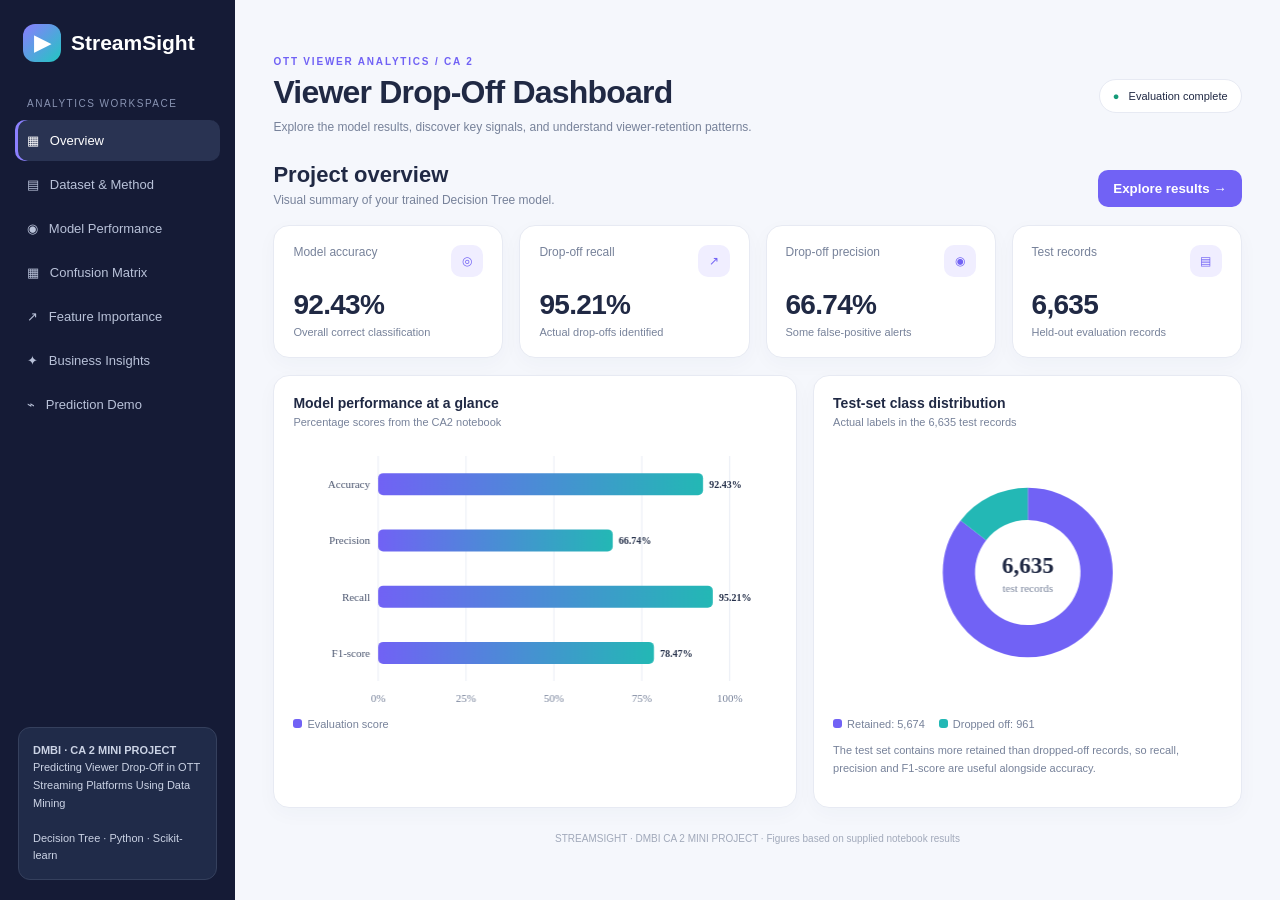
<file: index.html>
<!DOCTYPE html>
<html lang="en">

<head>
  <meta charset="UTF-8">
  <meta name="viewport" content="width=device-width,initial-scale=1">
  <title>StreamSight | OTT Viewer Analytics</title>
  <link rel="stylesheet" href="style.css">
</head>

<body>
  <div class="app">

    <!-- ========== SIDEBAR ========== -->
    <aside class="side">
      <div class="brand">
        <div class="logo">▶</div>
        StreamSight
      </div>

      <div class="mutedlabel">ANALYTICS WORKSPACE</div>

      <nav class="nav">
        <button class="active" data-page="overview">▦ &nbsp; Overview</button>
        <button data-page="dataset">▤ &nbsp; Dataset & Method</button>
        <button data-page="performance">◉ &nbsp; Model Performance</button>
        <button data-page="matrix">▦ &nbsp; Confusion Matrix</button>
        <button data-page="features">↗ &nbsp; Feature Importance</button>
        <button data-page="business">✦ &nbsp; Business Insights</button>
        <button data-page="demo">⌁ &nbsp; Prediction Demo</button>
      </nav>

      <div class="sidebox">
        <b>DMBI · CA 2 MINI PROJECT</b><br>
        Predicting Viewer Drop-Off in OTT Streaming Platforms Using Data Mining<br><br>
        Decision Tree · Python · Scikit-learn
      </div>
    </aside>

    <!-- ========== MAIN ========== -->
    <main class="main">

      <header class="top">
        <div>
          <div class="eyebrow">OTT VIEWER ANALYTICS / CA 2</div>
          <h1>Viewer Drop-Off Dashboard</h1>
          <div class="sub">Explore the model results, discover key signals, and understand viewer-retention patterns.</div>
        </div>
        <div class="status"><span class="green">●</span> &nbsp; Evaluation complete</div>
      </header>

      <!-- ========== OVERVIEW ========== -->
      <section id="overview" class="section active">
        <div class="head">
          <div>
            <h2>Project overview</h2>
            <p>Visual summary of your trained Decision Tree model.</p>
          </div>
          <button class="btn" onclick="go('performance')">Explore results →</button>
        </div>

        <div class="grid kpis">
          <div class="card">
            <div class="klabel">Model accuracy <span class="icon">◎</span></div>
            <div class="value">92.43%</div>
            <div class="hint">Overall correct classification</div>
          </div>
          <div class="card">
            <div class="klabel">Drop-off recall <span class="icon">↗</span></div>
            <div class="value">95.21%</div>
            <div class="hint">Actual drop-offs identified</div>
          </div>
          <div class="card">
            <div class="klabel">Drop-off precision <span class="icon">◉</span></div>
            <div class="value">66.74%</div>
            <div class="hint">Some false-positive alerts</div>
          </div>
          <div class="card">
            <div class="klabel">Test records <span class="icon">▤</span></div>
            <div class="value">6,635</div>
            <div class="hint">Held-out evaluation records</div>
          </div>
        </div>

        <div class="grid two">
          <div class="card">
            <div class="title">Model performance at a glance</div>
            <div class="desc">Percentage scores from the CA2 notebook</div>
            <div class="chart"><canvas id="metrics"></canvas></div>
            <div class="legend">
              <span><i class="swatch" style="background:#7162f5"></i>Evaluation score</span>
            </div>
          </div>

          <div class="card">
            <div class="title">Test-set class distribution</div>
            <div class="desc">Actual labels in the 6,635 test records</div>
            <div class="chart"><canvas id="classes"></canvas></div>
            <div class="legend">
              <span><i class="swatch" style="background:#7162f5"></i>Retained: 5,674</span>
              <span><i class="swatch" style="background:#23b8b5"></i>Dropped off: 961</span>
            </div>
            <p class="small">The test set contains more retained than dropped-off records, so recall, precision and F1-score are useful alongside accuracy.</p>
          </div>
        </div>
      </section>

      <!-- ========== DATASET ========== -->
      <section id="dataset" class="section">
        <div class="head">
          <div>
            <h2>Dataset & methodology</h2>
            <p>How the notebook prepares data before training.</p>
          </div>
        </div>

        <div class="grid kpis">
          <div class="card">
            <div class="klabel">Training records</div>
            <div class="value">26,536</div>
            <div class="hint">Used to fit the model</div>
          </div>
          <div class="card">
            <div class="klabel">Testing records</div>
            <div class="value">6,635</div>
            <div class="hint">Used for evaluation</div>
          </div>
          <div class="card">
            <div class="klabel">Split ratio</div>
            <div class="value">80 : 20</div>
            <div class="hint">Train / test</div>
          </div>
          <div class="card">
            <div class="klabel">Target classes</div>
            <div class="value">2</div>
            <div class="hint">Retained / Dropped Off</div>
          </div>
        </div>

        <div class="card">
          <div class="title">Data preparation workflow</div>

          <div class="grid features" style="margin-top:16px">
            <div class="fcard">
              <div class="rank">STEP 01</div>
              <h3>Inspect the dataset</h3>
              <p>Review columns, data types, missing values and target distribution.</p>
            </div>
            <div class="fcard">
              <div class="rank">STEP 02</div>
              <h3>Check target leakage</h3>
              <p>Exclude identifiers and columns that could reveal the target label.</p>
            </div>
            <div class="fcard">
              <div class="rank">STEP 03</div>
              <h3>Preprocess features</h3>
              <p>Median imputation for numeric data; most-frequent imputation and one-hot encoding for categories.</p>
            </div>
          </div>

          <div class="note" style="margin-top:17px">
            <b>Target:</b> <code>drop_off</code> &nbsp; | &nbsp; 0 = Retained &nbsp; | &nbsp; 1 = Dropped Off<br>
            Train-test split uses <code>random_state=42</code> and stratification. The pipeline keeps preprocessing together with the classifier.
          </div>
        </div>
      </section>

      <!-- ========== MODEL PERFORMANCE ========== -->
      <section id="performance" class="section">
        <div class="head">
          <div>
            <h2>Model performance</h2>
            <p>Decision Tree classifier evaluated on unseen test records.</p>
          </div>
          <button class="btn" onclick="go('matrix')">View confusion matrix →</button>
        </div>

        <div class="card">
          <div class="title">Evaluation metrics</div>
          <div class="desc">Precision, recall and F1-score refer to the Dropped Off class.</div>
          <div class="chart" style="height:310px"><canvas id="performance"></canvas></div>
        </div>

        <div class="card" style="margin-top:16px">
          <table class="table">
            <tr>
              <th>Metric</th>
              <th>Result</th>
              <th>Interpretation</th>
            </tr>
            <tr>
              <td>Accuracy</td>
              <td><span class="pill">92.43%</span></td>
              <td>All test records classified correctly.</td>
            </tr>
            <tr>
              <td>Drop-off precision</td>
              <td>66.74%</td>
              <td>Share of predicted drop-offs that were truly drop-offs.</td>
            </tr>
            <tr>
              <td>Drop-off recall</td>
              <td><span class="pill">95.21%</span></td>
              <td>Share of actual drop-offs identified.</td>
            </tr>
            <tr>
              <td>Drop-off F1-score</td>
              <td>78.47%</td>
              <td>Balance between precision and recall.</td>
            </tr>
          </table>
        </div>

        <div class="note" style="margin-top:16px">
          <b>Interpretation:</b> High recall means the model identifies most actual drop-off cases. Lower precision means some retained viewers are incorrectly flagged. Predictions should be treated as signals for review, not certain outcomes.
        </div>
      </section>

      <!-- ========== CONFUSION MATRIX ========== -->
      <section id="matrix" class="section">
        <div class="head">
          <div>
            <h2>Confusion matrix</h2>
            <p>Rows show actual classes; columns show predicted classes.</p>
          </div>
        </div>

        <div class="grid two">
          <div class="card">
            <div class="title">Decision Tree predictions</div>
            <div class="desc">Test-set results</div>
            <div class="matrix">
              <div class="cell dark"><strong>5,218</strong><span>Retained → Retained</span></div>
              <div class="cell"><strong>456</strong><span>Retained → Drop-off</span></div>
              <div class="cell"><strong>46</strong><span>Drop-off → Retained</span></div>
              <div class="cell dark"><strong>915</strong><span>Drop-off → Drop-off</span></div>
            </div>
          </div>

          <div class="card">
            <div class="title">What does it mean?</div>
            <p class="small"><b>5,218</b> retained viewers were correctly classified.</p>
            <p class="small"><b>915</b> drop-off cases were correctly identified.</p>
            <p class="small"><b>456</b> retained viewers were incorrectly flagged as drop-off.</p>
            <p class="small"><b>46</b> actual drop-off cases were missed.</p>
            <div class="note">The model found 915 of 961 actual drop-off cases, but also generated false-positive alerts for 456 retained records.</div>
          </div>
        </div>
      </section>

      <!-- ========== FEATURE IMPORTANCE ========== -->
      <section id="features" class="section">
        <div class="head">
          <div>
            <h2>Feature importance</h2>
            <p>Features used most by this trained Decision Tree.</p>
          </div>
        </div>

        <div class="card">
          <div class="title">Top feature importance scores</div>
          <div class="desc">Higher score means the feature contributed more to tree splits.</div>
          <div class="chart" style="height:340px"><canvas id="feature"></canvas></div>
        </div>

        <div class="grid features" style="margin-top:16px">
          <div class="fcard">
            <div class="rank">01 · 0.491050</div>
            <h3>Attention required: high</h3>
            <p>Highest importance in this model run.</p>
          </div>
          <div class="fcard">
            <div class="rank">02 · 0.312232</div>
            <h3>Hook strength</h3>
            <p>Second-highest feature importance.</p>
          </div>
          <div class="fcard">
            <div class="rank">03 · 0.135919</div>
            <h3>Cognitive load</h3>
            <p>Third-highest feature importance.</p>
          </div>
        </div>

        <p class="small" style="margin-top:14px">Feature importance is not proof of causation. Confirm each feature is available at the time a real prediction would be made.</p>
      </section>

      <!-- ========== BUSINESS INSIGHTS ========== -->
      <section id="business" class="section">
        <div class="head">
          <div>
            <h2>Business insights</h2>
            <p>How findings could support further OTT engagement analysis.</p>
          </div>
        </div>

        <div class="grid features">
          <div class="fcard">
            <div class="icon">◎</div>
            <h3>Identify potential risk</h3>
            <p>Help analysts prioritize records that may need further investigation.</p>
          </div>
          <div class="fcard">
            <div class="icon">↗</div>
            <h3>Explore content signals</h3>
            <p>Investigate attention requirement, hook strength and cognitive load patterns.</p>
          </div>
          <div class="fcard">
            <div class="icon">✦</div>
            <h3>Test retention ideas</h3>
            <p>Evaluate content or recommendation changes with controlled experiments.</p>
          </div>
        </div>

        <div class="card" style="margin-top:16px">
          <div class="title">Suggested workflow</div>

          <div class="grid features" style="margin-top:13px">
            <div class="fcard">
              <h3>01 · Analyze</h3>
              <p>Review high-risk predictions and related feature patterns.</p>
            </div>
            <div class="fcard">
              <h3>02 · Experiment</h3>
              <p>Test a measurable change rather than assuming cause and effect.</p>
            </div>
            <div class="fcard">
              <h3>03 · Monitor</h3>
              <p>Track performance on new data over time.</p>
            </div>
          </div>

          <p class="small">This dashboard is a student-project demonstration, not connected to a live streaming service.</p>
        </div>
      </section>

      <!-- ========== PREDICTION DEMO ========== -->
      <section id="demo" class="section">
        <div class="head">
          <div>
            <h2>Prediction demo</h2>
            <p>Interactive interface mock-up for presentation purposes.</p>
          </div>
        </div>

        <div class="card">
          <div class="note">
            <b>Important:</b> This is a UI-only demonstration using illustrative rules, not a prediction from your trained Python model. A genuine prediction requires connecting a backend to the saved Scikit-learn pipeline.
          </div>

          <div class="formgrid">
            <div class="field">
              <label for="attention">Attention requirement</label>
              <select id="attention">
                <option>High</option>
                <option selected>Medium</option>
                <option>Low</option>
              </select>
            </div>

            <div class="field">
              <label for="hook">Hook strength</label>
              <select id="hook">
                <option>Low</option>
                <option selected>Medium</option>
                <option>High</option>
              </select>
            </div>

            <div class="field">
              <label for="load">Cognitive load</label>
              <select id="load">
                <option>High</option>
                <option selected>Medium</option>
                <option>Low</option>
              </select>
            </div>

            <div class="field">
              <label for="pauses">Pause count</label>
              <input id="pauses" type="number" min="0" max="50" value="2">
            </div>
          </div>

          <button class="btn" style="margin-top:18px" onclick="predictDemo()">Run demo prediction</button>

          <div id="result" class="result">
            <b>Illustrative result</b>
            <p id="resultText" class="small"></p>
            <span id="resultTag" class="tag"></span>
            <p class="small">This output is not generated by the trained classifier and has no validated probability.</p>
          </div>
        </div>
      </section>

      <div class="footer">STREAMSIGHT · DMBI CA 2 MINI PROJECT · Figures based on supplied notebook results</div>

    </main>
  </div>

  <script src="script.js"></script>
</body>

</html>
</file>
<file: style.css>
:root {
  --navy: #151b36;
  --purple: #7162f5;
  --teal: #23b8b5;
  --bg: #f5f7fc;
  --ink: #202944;
  --muted: #77829a;
  --line: #e7eaf3;
  --pink: #f17aa5;
}

* {
  box-sizing: border-box;
}

body {
  margin: 0;
  background: var(--bg);
  font: 14px "Segoe UI", Arial, sans-serif;
  color: var(--ink);
}

.app {
  display: grid;
  grid-template-columns: 235px 1fr;
  min-height: 100vh;
}

.side {
  background: var(--navy);
  color: #fff;
  padding: 24px 15px;
  position: sticky;
  top: 0;
  height: 100vh;
}

.brand {
  display: flex;
  align-items: center;
  gap: 10px;
  font-size: 21px;
  font-weight: 800;
  padding: 0 8px 28px;
}

.logo {
  background: linear-gradient(135deg, #8b7cff, #21c7c1);
  border-radius: 12px;
  width: 38px;
  height: 38px;
  display: grid;
  place-items: center;
}

.mutedlabel {
  font-size: 10px;
  letter-spacing: 1.5px;
  color: #8994b3;
  padding: 8px 12px;
}

.nav button {
  display: block;
  width: 100%;
  border: 0;
  background: transparent;
  color: #b9c2d9;
  text-align: left;
  padding: 13px 12px;
  border-radius: 10px;
  margin: 3px 0;
  cursor: pointer;
  font-size: 13px;
}

.nav button:hover,
.nav button.active {
  background: #293352;
  color: #fff;
}

.nav button.active {
  box-shadow: inset 3px 0 #8c80ff;
}

.sidebox {
  position: absolute;
  bottom: 20px;
  left: 18px;
  right: 18px;
  padding: 14px;
  border: 1px solid #35405d;
  background: #202b49;
  border-radius: 12px;
  color: #cbd3e5;
  font-size: 11px;
  line-height: 1.6;
}

.main {
  padding: 28px clamp(16px, 3vw, 40px);
  max-width: 1600px;
  width: 100%;
  margin: auto;
}

.top {
  display: flex;
  justify-content: space-between;
  gap: 15px;
  align-items: center;
  margin-bottom: 25px;
}

.eyebrow {
  color: var(--purple);
  font-size: 10px;
  font-weight: 800;
  letter-spacing: 1.8px;
}

h1 {
  font-size: 32px;
  margin: 7px 0;
  letter-spacing: -.8px;
}

.sub {
  color: var(--muted);
  font-size: 12px;
  line-height: 1.6;
}

.status {
  background: white;
  border: 1px solid var(--line);
  border-radius: 30px;
  padding: 10px 13px;
  font-size: 11px;
  white-space: nowrap;
}

.green {
  color: #159a78;
}

.section {
  display: none;
}

.section.active {
  display: block;
  animation: fade .2s;
}

@keyframes fade {
  from {
    opacity: .4;
    transform: translateY(4px);
  }
  to {
    opacity: 1;
    transform: none;
  }
}

.head {
  display: flex;
  justify-content: space-between;
  align-items: end;
  gap: 12px;
  margin: 10px 0 18px;
}

.head h2 {
  margin: 0 0 5px;
  font-size: 22px;
}

.head p {
  margin: 0;
  color: var(--muted);
  font-size: 12px;
}

.btn {
  border: 0;
  background: var(--purple);
  color: white;
  padding: 11px 15px;
  border-radius: 10px;
  font-weight: 700;
  cursor: pointer;
}

.btn:hover {
  filter: brightness(1.08);
}

.grid {
  display: grid;
  gap: 16px;
}

.kpis {
  grid-template-columns: repeat(4, minmax(0, 1fr));
  margin-bottom: 17px;
}

.card {
  background: #fff;
  border: 1px solid var(--line);
  border-radius: 16px;
  padding: 19px;
  box-shadow: 0 6px 20px #25345b08;
  min-width: 0;
}

.klabel {
  color: var(--muted);
  font-size: 12px;
  display: flex;
  justify-content: space-between;
}

.icon {
  background: #f0eeff;
  color: var(--purple);
  border-radius: 10px;
  width: 32px;
  height: 32px;
  display: grid;
  place-items: center;
}

.value {
  font-size: 28px;
  font-weight: 800;
  margin: 12px 0 5px;
  letter-spacing: -.7px;
}

.hint {
  font-size: 11px;
  color: var(--muted);
}

.two {
  grid-template-columns: 1.1fr .9fr;
}

.title {
  font-weight: 800;
  font-size: 14px;
  margin-bottom: 5px;
}

.desc {
  font-size: 11px;
  color: var(--muted);
  margin-bottom: 16px;
}

.chart {
  height: 265px;
  width: 100%;
}

canvas {
  width: 100%;
  height: 100%;
}

.legend {
  font-size: 11px;
  color: var(--muted);
  display: flex;
  gap: 14px;
  flex-wrap: wrap;
  margin-top: 9px;
}

.swatch {
  display: inline-block;
  width: 9px;
  height: 9px;
  border-radius: 3px;
  margin-right: 5px;
}

.note {
  background: #f2f0ff;
  border: 1px solid #e3dfff;
  border-radius: 12px;
  padding: 14px;
  font-size: 12px;
  line-height: 1.65;
  color: #514b84;
}

.table {
  width: 100%;
  border-collapse: collapse;
  font-size: 12px;
}

.table th,
.table td {
  padding: 13px 10px;
  text-align: left;
  border-bottom: 1px solid var(--line);
}

.table th {
  background: #f8f9fd;
  color: var(--muted);
  font-size: 10px;
  text-transform: uppercase;
}

.table tr:last-child td {
  border: 0;
}

.pill {
  background: #e6faf3;
  color: #128261;
  padding: 5px 8px;
  border-radius: 7px;
  font-weight: 800;
}

.features {
  grid-template-columns: repeat(3, minmax(0, 1fr));
}

.fcard {
  background: linear-gradient(140deg, #fff, #f8f7ff);
  border: 1px solid var(--line);
  border-radius: 14px;
  padding: 18px;
}

.rank {
  color: var(--purple);
  font-size: 11px;
  font-weight: 800;
}

.fcard h3 {
  font-size: 14px;
  margin: 10px 0 7px;
}

.fcard p,
.small {
  font-size: 11px;
  color: var(--muted);
  line-height: 1.65;
}

.matrix {
  display: grid;
  grid-template-columns: 1fr 1fr;
  gap: 9px;
  max-width: 520px;
  margin: 20px auto;
}

.cell {
  border-radius: 12px;
  text-align: center;
  padding: 22px 8px;
  background: #e8efff;
}

.cell.dark {
  background: #344f96;
  color: #fff;
}

.cell strong {
  display: block;
  font-size: 26px;
}

.cell span {
  font-size: 10px;
  color: #536481;
}

.cell.dark span {
  color: #e1e8ff;
}

.formgrid {
  display: grid;
  grid-template-columns: 1fr 1fr;
  gap: 15px;
  margin-top: 20px;
}

.field label {
  display: block;
  font-size: 12px;
  font-weight: 700;
  margin-bottom: 7px;
}

.field select,
.field input {
  width: 100%;
  padding: 12px;
  border: 1px solid #dce2ef;
  border-radius: 9px;
  background: #fff;
  color: var(--ink);
}

.result {
  display: none;
  margin-top: 18px;
  padding: 17px;
  background: #fafbff;
  border: 1px solid var(--line);
  border-radius: 12px;
}

.result.show {
  display: block;
}

.tag {
  display: inline-block;
  border-radius: 7px;
  background: #fff0f5;
  color: #ad3f72;
  padding: 7px 10px;
  font-weight: 800;
  font-size: 11px;
}

.tag.low {
  background: #e7faf3;
  color: #13815f;
}

.footer {
  text-align: center;
  color: #a1a9ba;
  font-size: 10px;
  margin: 25px 0 0;
}

/* ---------- Responsive ---------- */

@media (max-width: 950px) {
  .app {
    grid-template-columns: 195px 1fr;
  }

  .kpis {
    grid-template-columns: repeat(2, 1fr);
  }

  .two {
    grid-template-columns: 1fr;
  }

  .features {
    grid-template-columns: 1fr;
  }
}

@media (max-width: 650px) {
  .app {
    display: block;
  }

  .side {
    height: auto;
    position: relative;
    padding: 14px;
  }

  .brand {
    padding-bottom: 12px;
  }

  .mutedlabel,
  .sidebox {
    display: none;
  }

  .nav {
    display: flex;
    overflow-x: auto;
  }

  .nav button {
    white-space: nowrap;
    width: auto;
  }

  .main {
    padding: 20px 12px;
  }

  .status {
    display: none;
  }

  h1 {
    font-size: 25px;
  }

  .formgrid {
    grid-template-columns: 1fr;
  }

  .head {
    align-items: start;
    flex-direction: column;
  }

  .card {
    padding: 14px;
  }
}
</file>
